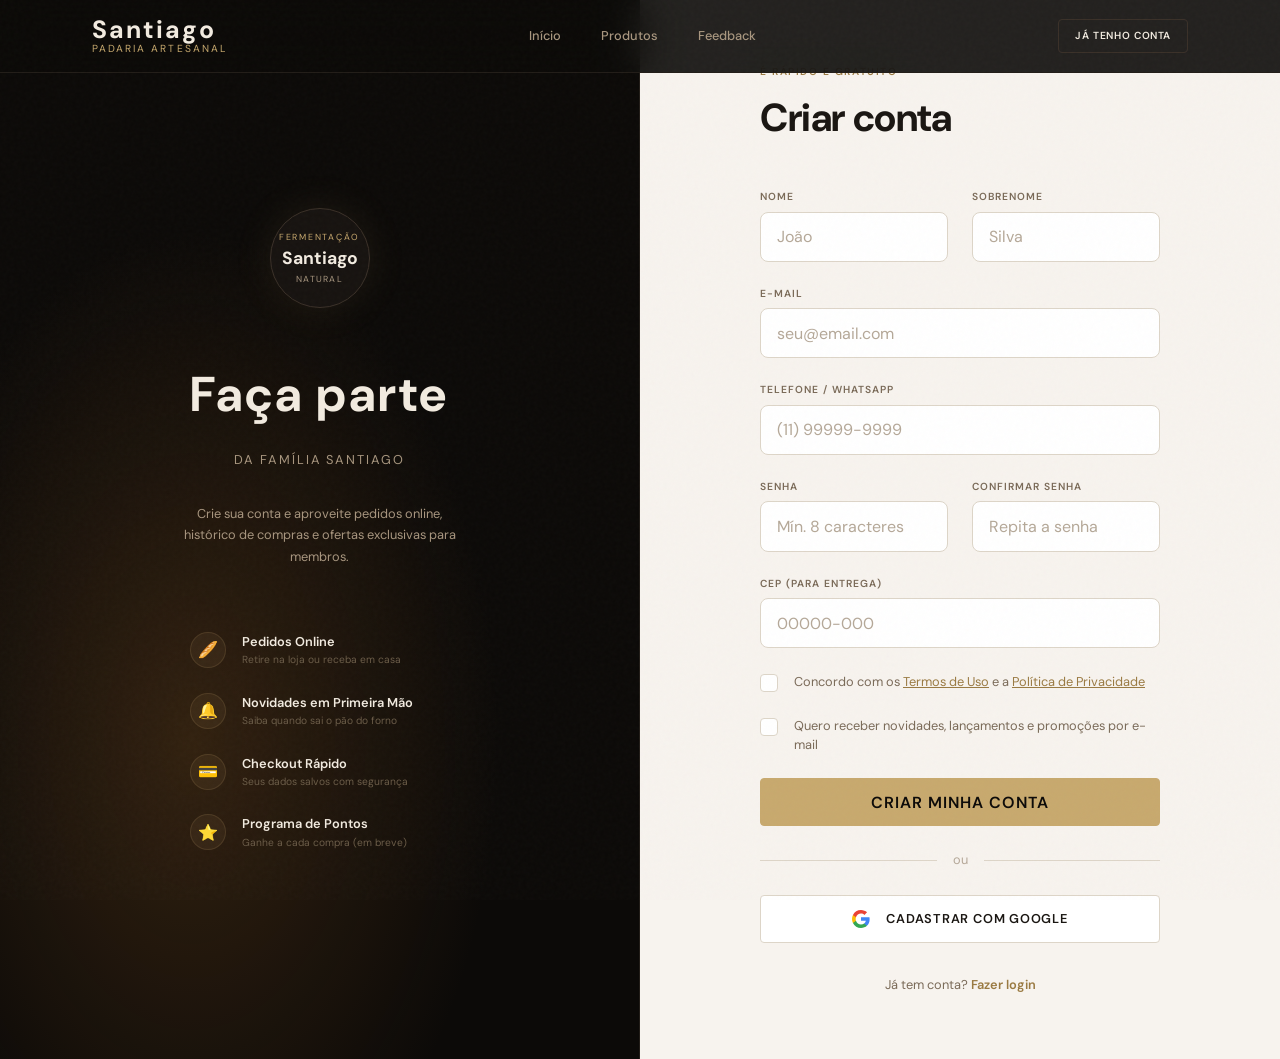
<file: Pojeto Web Standart/cadastro.html>
<!DOCTYPE html>
<html lang="pt-BR">
<head>
  <meta charset="UTF-8" />
  <meta name="viewport" content="width=device-width, initial-scale=1.0" />
  <meta name="description" content="Crie sua conta na Santiago Padaria Artesanal e faça pedidos online." />
  <title>Criar Conta — Santiago Padaria Artesanal</title>
  <link rel="preconnect" href="https://fonts.googleapis.com" />
  <link rel="preconnect" href="https://fonts.gstatic.com" crossorigin />
  <link rel="stylesheet" href="./css/style.css" />
</head>
<body>

  <header class="navbar" id="navbar">
    <div class="container navbar__inner">
      <a href="./index.html" class="navbar__logo">
        <span class="navbar__logo-name">Santiago</span>
        <span class="navbar__logo-sub">Padaria Artesanal</span>
      </a>
      <nav class="navbar__nav">
        <a href="./index.html"    class="navbar__link">Início</a>
        <a href="./produtos.html" class="navbar__link">Produtos</a>
        <a href="./feedback.html" class="navbar__link">Feedback</a>
      </nav>
      <div class="navbar__actions">
        <a href="./login.html" class="btn btn--ghost btn--sm">Já tenho conta</a>
      </div>
    </div>
  </header>


  <!-- ═══════════════════════════════════════════
       SPLIT PAGE — Cadastro
  ═══════════════════════════════════════════ -->
  <div class="split-page">

    <!-- PAINEL ESQUERDO -->
    <div class="split-left">
      <div class="split-left__emblem" aria-hidden="true">
        <span style="font-size:0.55rem;letter-spacing:.2em;text-transform:uppercase;color:var(--c-gold)">Fermentação</span>
        <span style="font-family:var(--f-display);font-size:1.1rem;font-weight:700;color:var(--c-text)">Santiago</span>
        <span style="font-size:0.55rem;letter-spacing:.15em;text-transform:uppercase;color:var(--c-text-muted)">Natural</span>
      </div>

      <div class="split-left__name">Faça parte</div>
      <div class="split-left__sub">da família Santiago</div>

      <p style="margin-top:var(--sp-4);font-size:var(--t-sm);color:var(--c-text-muted);max-width:280px;text-align:center;line-height:1.7">
        Crie sua conta e aproveite pedidos online, histórico de compras e ofertas exclusivas para membros.
      </p>

      <div class="split-left__benefits">
        <div class="benefit-item">
          <div class="benefit-item__icon">🥖</div>
          <div>
            <div class="benefit-item__title">Pedidos Online</div>
            <div class="benefit-item__desc">Retire na loja ou receba em casa</div>
          </div>
        </div>
        <div class="benefit-item">
          <div class="benefit-item__icon">🔔</div>
          <div>
            <div class="benefit-item__title">Novidades em Primeira Mão</div>
            <div class="benefit-item__desc">Saiba quando sai o pão do forno</div>
          </div>
        </div>
        <div class="benefit-item">
          <div class="benefit-item__icon">💳</div>
          <div>
            <div class="benefit-item__title">Checkout Rápido</div>
            <div class="benefit-item__desc">Seus dados salvos com segurança</div>
          </div>
        </div>
        <div class="benefit-item">
          <div class="benefit-item__icon">⭐</div>
          <div>
            <div class="benefit-item__title">Programa de Pontos</div>
            <div class="benefit-item__desc">Ganhe a cada compra (em breve)</div>
          </div>
        </div>
      </div>

    </div><!-- /split-left -->


    <!-- PAINEL DIREITO: Formulário de cadastro -->
    <div class="split-right">
      <div class="split-form">

        <p class="split-form__eyebrow">É rápido e gratuito</p>
        <h1 class="split-form__title">Criar conta</h1>

        <!--
          CONCEITO — Formulários multi-campo & UX
          Em formulários longos, agrupar campos relacionados reduz
          a carga cognitiva. Campos lado a lado (nome + sobrenome)
          economizam espaço vertical sem prejudicar a leitura.
          
          autocomplete="..." ajuda o browser a sugerir valores,
          agilizando o preenchimento (especialmente em mobile).
        -->
        <form id="registerForm" data-validate class="form-stack"
              action="javascript:void(0)" novalidate>

          <!-- Nome + Sobrenome lado a lado (form-row usa CSS Grid 1fr 1fr) -->
          <div class="form-row">
            <div class="form-group">
              <label class="form-label" for="nome">Nome</label>
              <input
                class="form-input"
                id="nome"
                type="text"
                name="nome"
                placeholder="João"
                autocomplete="given-name"
                data-validate="required"
              />
            </div>
            <div class="form-group">
              <label class="form-label" for="sobrenome">Sobrenome</label>
              <input
                class="form-input"
                id="sobrenome"
                type="text"
                name="sobrenome"
                placeholder="Silva"
                autocomplete="family-name"
                data-validate="required"
              />
            </div>
          </div>

          <div class="form-group">
            <label class="form-label" for="emailCad">E-mail</label>
            <input
              class="form-input"
              id="emailCad"
              type="email"
              name="email"
              placeholder="seu@email.com"
              autocomplete="email"
              data-validate="required|email"
            />
          </div>

          <div class="form-group">
            <label class="form-label" for="telefone">Telefone / WhatsApp</label>
            <input
              class="form-input"
              id="telefone"
              type="tel"
              name="telefone"
              placeholder="(11) 99999-9999"
              autocomplete="tel"
              data-validate="required|phone"
            />
          </div>

          <!-- Senha + Confirmação lado a lado -->
          <div class="form-row">
            <div class="form-group">
              <label class="form-label" for="senhaCad">Senha</label>
              <input
                class="form-input"
                id="senhaCad"
                type="password"
                name="senha"
                placeholder="Mín. 8 caracteres"
                autocomplete="new-password"
                data-validate="required|minLength:8"
              />
            </div>
            <div class="form-group">
              <label class="form-label" for="confirmSenha">Confirmar Senha</label>
              <input
                class="form-input"
                id="confirmSenha"
                type="password"
                name="confirmSenha"
                placeholder="Repita a senha"
                autocomplete="new-password"
                data-validate="required|passwordMatch:senhaCad"
              />
            </div>
          </div>

          <div class="form-group">
            <label class="form-label" for="cep">CEP (para entrega)</label>
            <input
              class="form-input"
              id="cep"
              type="text"
              name="cep"
              placeholder="00000-000"
              autocomplete="postal-code"
              maxlength="9"
              data-validate="required|cep"
            />
          </div>

          <!-- Termos de uso — checkbox obrigatório -->
          <label class="form-check">
            <input
              class="form-check__input"
              id="termos"
              type="checkbox"
              name="termos"
              data-validate="required"
            />
            <span class="form-check__label">
              Concordo com os
              <a href="#" style="color:var(--c-gold-dark);text-decoration:underline">Termos de Uso</a>
              e a
              <a href="#" style="color:var(--c-gold-dark);text-decoration:underline">Política de Privacidade</a>
            </span>
          </label>

          <!-- Newsletter — opcional -->
          <label class="form-check">
            <input class="form-check__input" type="checkbox" name="newsletter" />
            <span class="form-check__label">
              Quero receber novidades, lançamentos e promoções por e-mail
            </span>
          </label>

          <button type="submit" class="btn btn--gold"
                  style="width:100%;height:48px;font-size:var(--t-base)">
            Criar minha conta
          </button>

          <div class="form-divider">ou</div>

          <button type="button" class="btn btn--google"
                  style="width:100%;height:48px;gap:var(--sp-2)">
            <svg width="18" height="18" viewBox="0 0 18 18" fill="none">
              <path d="M17.64 9.2c0-.637-.057-1.251-.164-1.84H9v3.481h4.844c-.209 1.125-.843 2.078-1.796 2.717v2.258h2.908c1.702-1.567 2.684-3.874 2.684-6.615z" fill="#4285F4"/>
              <path d="M9 18c2.43 0 4.467-.806 5.956-2.18l-2.908-2.259c-.806.54-1.837.86-3.048.86-2.344 0-4.328-1.584-5.036-3.711H.957v2.332A8.997 8.997 0 009 18z" fill="#34A853"/>
              <path d="M3.964 10.71A5.41 5.41 0 013.682 9c0-.593.102-1.17.282-1.71V4.958H.957A8.996 8.996 0 000 9c0 1.452.348 2.827.957 4.042l3.007-2.332z" fill="#FBBC05"/>
              <path d="M9 3.58c1.321 0 2.508.454 3.44 1.345l2.582-2.58C13.463.891 11.426 0 9 0A8.997 8.997 0 00.957 4.958L3.964 7.29C4.672 5.163 6.656 3.58 9 3.58z" fill="#EA4335"/>
            </svg>
            Cadastrar com Google
          </button>

        </form>

        <p class="split-form__footer">
          Já tem conta?
          <a href="./login.html">Fazer login</a>
        </p>

      </div><!-- /split-form -->
    </div><!-- /split-right -->

  </div><!-- /split-page -->

  <script src="./js/main.js"></script>
</body>
</html>
</file>
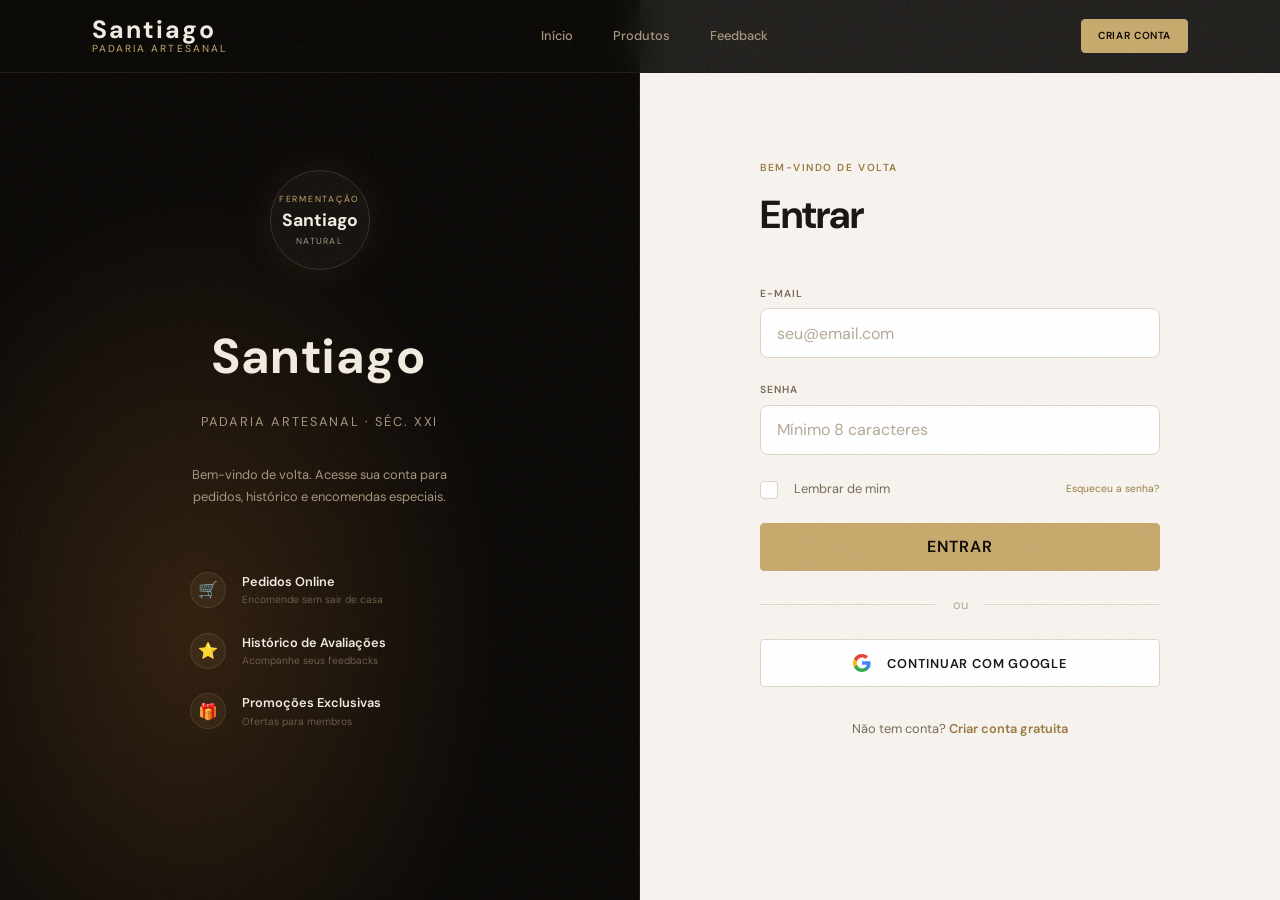
<file: Pojeto Web Standart/login.html>
<!DOCTYPE html>
<html lang="pt-BR">
<head>
  <meta charset="UTF-8" />
  <meta name="viewport" content="width=device-width, initial-scale=1.0" />
  <meta name="description" content="Entrar na sua conta Santiago Padaria Artesanal." />
  <title>Entrar — Santiago Padaria Artesanal</title>
  <link rel="preconnect" href="https://fonts.googleapis.com" />
  <link rel="preconnect" href="https://fonts.gstatic.com" crossorigin />
  <link rel="stylesheet" href="./css/style.css" />
</head>
<body>

  <!-- Navbar simplificada (sem hero, sempre sólida via JS) -->
  <header class="navbar" id="navbar">
    <div class="container navbar__inner">
      <a href="./index.html" class="navbar__logo">
        <span class="navbar__logo-name">Santiago</span>
        <span class="navbar__logo-sub">Padaria Artesanal</span>
      </a>
      <nav class="navbar__nav">
        <a href="./index.html"    class="navbar__link">Início</a>
        <a href="./produtos.html" class="navbar__link">Produtos</a>
        <a href="./feedback.html" class="navbar__link">Feedback</a>
      </nav>
      <div class="navbar__actions">
        <a href="./cadastro.html" class="btn btn--gold btn--sm">Criar Conta</a>
      </div>
    </div>
  </header>

  <!-- ═══════════════════════════════════════════
       SPLIT PAGE — Layout de duas colunas
       Coluna esquerda: branding + atmosfera escura
       Coluna direita: formulário em fundo claro
       
       CONCEITO — Por que split layout em auth?
       Reduz a ansiedade do usuário ao logar:
       · O lado escuro ancora a identidade da marca
       · O lado claro sinaliza "área de trabalho/input"
       · Contraste guia o olhar direto ao formulário
  ═══════════════════════════════════════════ -->
  <div class="split-page">

    <!-- PAINEL ESQUERDO: Branding -->
    <div class="split-left">
      <div class="split-left__emblem" aria-hidden="true">
        <span style="font-size:0.55rem;letter-spacing:.2em;text-transform:uppercase;color:var(--c-gold)">Fermentação</span>
        <span style="font-family:var(--f-display);font-size:1.1rem;font-weight:700;color:var(--c-text)">Santiago</span>
        <span style="font-size:0.55rem;letter-spacing:.15em;text-transform:uppercase;color:var(--c-text-muted)">Natural</span>
      </div>

      <div class="split-left__name">Santiago</div>
      <div class="split-left__sub">Padaria Artesanal · Séc. XXI</div>

      <p style="margin-top:var(--sp-4);font-size:var(--t-sm);color:var(--c-text-muted);max-width:280px;text-align:center;line-height:1.7">
        Bem-vindo de volta. Acesse sua conta para pedidos, histórico e encomendas especiais.
      </p>

      <!-- Benefícios visuais -->
      <div class="split-left__benefits">
        <div class="benefit-item">
          <div class="benefit-item__icon">🛒</div>
          <div>
            <div class="benefit-item__title">Pedidos Online</div>
            <div class="benefit-item__desc">Encomende sem sair de casa</div>
          </div>
        </div>
        <div class="benefit-item">
          <div class="benefit-item__icon">⭐</div>
          <div>
            <div class="benefit-item__title">Histórico de Avaliações</div>
            <div class="benefit-item__desc">Acompanhe seus feedbacks</div>
          </div>
        </div>
        <div class="benefit-item">
          <div class="benefit-item__icon">🎁</div>
          <div>
            <div class="benefit-item__title">Promoções Exclusivas</div>
            <div class="benefit-item__desc">Ofertas para membros</div>
          </div>
        </div>
      </div>

    </div><!-- /split-left -->


    <!-- PAINEL DIREITO: Formulário -->
    <div class="split-right">
      <div class="split-form">

        <p class="split-form__eyebrow">Bem-vindo de volta</p>
        <h1 class="split-form__title">Entrar</h1>

        <!--
          CONCEITO — data-validate
          Nosso JS em main.js lê o atributo data-validate em cada input
          e aplica as regras separadas por pipe "|".
          Regras disponíveis: required | email | minLength:N | phone | cep | passwordMatch:idCampo
          
          O formulário usa action="javascript:void(0)" para prevenir
          o submit nativo — toda a lógica é gerenciada pelo JS.
        -->
        <form id="loginForm" data-validate class="form-stack"
              action="javascript:void(0)" novalidate>
          <!--
            novalidate: desativa a validação nativa do HTML5.
            Por quê? A validação nativa tem UX inconsistente entre browsers.
            Preferimos a nossa própria (controlada) via JS.
          -->

          <div class="form-group">
            <label class="form-label" for="email">E-mail</label>
            <input
              class="form-input"
              id="email"
              type="email"
              name="email"
              placeholder="seu@email.com"
              autocomplete="email"
              data-validate="required|email"
            />
          </div>

          <div class="form-group">
            <label class="form-label" for="password">Senha</label>
            <input
              class="form-input"
              id="password"
              type="password"
              name="password"
              placeholder="Mínimo 8 caracteres"
              autocomplete="current-password"
              data-validate="required|minLength:8"
            />
          </div>

          <!-- Linha: lembrar + esqueceu -->
          <div style="display:flex;justify-content:space-between;align-items:center">
            <label class="form-check" style="cursor:pointer">
              <input class="form-check__input" type="checkbox" name="remember" />
              <span class="form-check__label">Lembrar de mim</span>
            </label>
            <a href="#" class="forgot-link"
               style="font-size:var(--t-xs);color:var(--c-gold-dark)">
              Esqueceu a senha?
            </a>
          </div>

          <button type="submit" class="btn btn--gold"
                  style="width:100%;height:48px;font-size:var(--t-base)">
            Entrar
          </button>

          <!-- Divisor "ou" -->
          <div class="form-divider">ou</div>

          <!-- Login com Google (botão social) -->
          <button type="button" class="btn btn--google"
                  style="width:100%;height:48px;gap:var(--sp-2)">
            <svg width="18" height="18" viewBox="0 0 18 18" fill="none">
              <path d="M17.64 9.2c0-.637-.057-1.251-.164-1.84H9v3.481h4.844c-.209 1.125-.843 2.078-1.796 2.717v2.258h2.908c1.702-1.567 2.684-3.874 2.684-6.615z" fill="#4285F4"/>
              <path d="M9 18c2.43 0 4.467-.806 5.956-2.18l-2.908-2.259c-.806.54-1.837.86-3.048.86-2.344 0-4.328-1.584-5.036-3.711H.957v2.332A8.997 8.997 0 009 18z" fill="#34A853"/>
              <path d="M3.964 10.71A5.41 5.41 0 013.682 9c0-.593.102-1.17.282-1.71V4.958H.957A8.996 8.996 0 000 9c0 1.452.348 2.827.957 4.042l3.007-2.332z" fill="#FBBC05"/>
              <path d="M9 3.58c1.321 0 2.508.454 3.44 1.345l2.582-2.58C13.463.891 11.426 0 9 0A8.997 8.997 0 00.957 4.958L3.964 7.29C4.672 5.163 6.656 3.58 9 3.58z" fill="#EA4335"/>
            </svg>
            Continuar com Google
          </button>

        </form>

        <p class="split-form__footer">
          Não tem conta?
          <a href="./cadastro.html">Criar conta gratuita</a>
        </p>

      </div><!-- /split-form -->
    </div><!-- /split-right -->

  </div><!-- /split-page -->

  <script src="./js/main.js"></script>
</body>
</html>
</file>
<file: Pojeto Web Standart/css/style.css>
@import url('https://fonts.googleapis.com/css2?family=Playfair+Display:ital,wght@0,400;0,500;0,700;1,400;1,500&family=DM+Sans:ital,opsz,wght@0,9..40,300;0,9..40,400;0,9..40,500;0,9..40,600;1,9..40,400&display=swap');



:root {

  --c-bg:           #0c0a08;   
  --c-surface:      #171310;   
  --c-surface-2:    #201c17;   
  --c-border:       #3a3028;   
  --c-border-sub:   #221d18;   

  --c-gold:         #c8a96e;  
  --c-gold-light:   #e0c898;   
  --c-gold-dark:    #9a7a42;   
  --c-gold-faint:   rgba(200, 169, 110, 0.08);

  --c-text:         #f2ebe0;   
  --c-text-muted:   #a8967f;   
  --c-text-faint:   #6b5c48;   

  --c-white:        #ffffff;
  --c-error:        #d4614b;  
  --c-success:      #6aad7e;  

  */
  --f-display: 'Playfair Display', Georgia, serif;
  --f-body:    'DM Sans', 'Helvetica Neue', Arial, sans-serif;

  --t-xs:   0.64rem;
  --t-sm:   0.8rem;
  --t-base: 1rem;
  --t-md:   1.25rem;
  --t-lg:   1.563rem;
  --t-xl:   1.953rem;
  --t-2xl:  2.441rem;
  --t-3xl:  3.052rem;
  --t-4xl:  4rem;
  --t-hero: 5.5rem;

  
  --sp-1:  0.5rem;    /* 8px  */
  --sp-2:  1rem;      /* 16px */
  --sp-3:  1.5rem;    /* 24px */
  --sp-4:  2rem;      /* 32px */
  --sp-6:  3rem;      /* 48px */
  --sp-8:  4rem;      /* 64px */
  --sp-12: 6rem;      /* 96px */
  --sp-16: 8rem;      /* 128px */

 
  --radius-sm:   4px;
  --radius-md:   8px;
  --radius-lg:   14px;
  --radius-xl:   24px;
  --radius-full: 9999px;

  --shadow-sm:   0 1px 4px rgba(0,0,0,0.5);
  --shadow-md:   0 4px 20px rgba(0,0,0,0.65);
  --shadow-lg:   0 16px 48px rgba(0,0,0,0.75);
  --shadow-gold: 0 0 40px rgba(200, 169, 110, 0.10);

  
  --ease-out: cubic-bezier(0.22, 1, 0.36, 1);
  --ease-in:  cubic-bezier(0.64, 0, 0.78, 0);

  --transition:      250ms var(--ease-out);
  --transition-fast: 150ms var(--ease-out);
  --transition-slow: 450ms var(--ease-out);

  --navbar-h: 72px;
  --max-w:    1160px;
}


*, *::before, *::after {
  box-sizing: border-box;
  margin: 0;
  padding: 0;
}

html {
  
  scroll-behavior: smooth;
  
  font-size: 16px;
  
  -webkit-font-smoothing: antialiased;
  -moz-osx-font-smoothing: grayscale;
}

body {
  font-family: var(--f-body);
  font-size: var(--t-base);
  line-height: 1.6;           
  color: var(--c-text);
  background-color: var(--c-bg);
/
  overflow-x: hidden;
}


a {
  color: inherit;
  text-decoration: none;
}


ul, ol {
  list-style: none;
}


img {
  display: block;
  max-width: 100%;
  height: auto;
}


input, textarea, select, button {
  font-family: inherit;
  font-size: inherit;
}


button {
  background: none;
  border: none;
  cursor: pointer;
  color: inherit;
}



h1, h2, h3, h4, h5, h6 {
  font-family: var(--f-display);
  font-weight: 700;
  line-height: 1.15;         /* Headings têm line-height menor para compacidade */
  letter-spacing: -0.01em;  /* Leve tracking negativo em displays grandes */
  color: var(--c-text);
}


em {
  font-style: italic;
  color: var(--c-gold);
}

p {
  max-width: 65ch;           /* ~65 caracteres por linha — ideal para leitura */
  color: var(--c-text-muted);
}


.eyebrow {
  font-family: var(--f-body);
  font-size: var(--t-xs);
  font-weight: 600;
  letter-spacing: 0.18em;
  text-transform: uppercase;
  color: var(--c-gold);
}


/* ================================================================
   05. UTILITÁRIOS & LAYOUT
   
   CONCEITO — Container & Centralização
   O .container é o padrão de layout mais usado na web.
   Ele centraliza o conteúdo horizontalmente com uma largura máxima,
   e usa padding lateral para que o conteúdo não cole nas bordas
   em viewports estreitas (mobile).
================================================================ */
.container {
  width: 100%;
  max-width: var(--max-w);
  margin-left: auto;
  margin-right: auto;
  padding-left: var(--sp-4);
  padding-right: var(--sp-4);
}

/* Textura de grão — sobreposição visual sutil que dá profundidade.
   Pseudo-elemento fixo que cobre toda a tela com um padrão de ruído SVG.
   pointer-events: none — nunca bloqueia cliques do usuário. */
body::before {
  content: '';
  position: fixed;
  inset: 0;                  /* equivale a top/right/bottom/left: 0 */
  background-image: url("data:image/svg+xml,%3Csvg viewBox='0 0 256 256' xmlns='http://www.w3.org/2000/svg'%3E%3Cfilter id='noise'%3E%3CfeTurbulence type='fractalNoise' baseFrequency='0.9' numOctaves='4' stitchTiles='stitch'/%3E%3C/filter%3E%3Crect width='100%25' height='100%25' filter='url(%23noise)' opacity='1'/%3E%3C/svg%3E");
  opacity: 0.025;
  pointer-events: none;
  z-index: 9999;             /* Sempre acima de tudo */
}


/* ================================================================
   06. COMPONENTE: NAVBAR
   
   CONCEITO — Position: fixed & Stacking Context
   position: fixed retira o elemento do fluxo normal do documento
   e o fixa relativo à viewport (janela do browser). Ele não se move
   ao scrollar. z-index: 100 garante que ele fique acima de outros
   elementos empilhados.
   
   backdrop-filter: blur() — efeito de "vidro fosco" (glassmorphism).
   Aplica desfoque nos pixels ATRÁS do elemento. Requer background
   com alguma transparência para funcionar.
================================================================ */
.navbar {
  position: fixed;
  top: 0;
  left: 0;
  right: 0;
  height: var(--navbar-h);
  z-index: 100;
  /* Transição de fundo: transparente no topo, escuro ao scrollar.
     A classe .scrolled é adicionada via JavaScript */
  background: transparent;
  transition: background var(--transition), backdrop-filter var(--transition),
              box-shadow var(--transition);
}

.navbar.scrolled {
  background: rgba(12, 10, 8, 0.90);
  backdrop-filter: blur(20px);
  -webkit-backdrop-filter: blur(20px);
  box-shadow: 0 1px 0 var(--c-border-sub);
}

.navbar__inner {
  height: 100%;
  display: flex;                  /* Flexbox distribui logo + nav + CTA horizontalmente */
  align-items: center;            /* Centraliza verticalmente */
  justify-content: space-between; /* Espaço máximo entre grupos */
  gap: var(--sp-4);
}

/* Logo — texto formatado para simular a identidade da marca */
.navbar__logo {
  display: flex;
  flex-direction: column;
  line-height: 1;
  gap: 2px;
}

.navbar__logo-name {
  font-family: var(--f-display);
  font-size: var(--t-lg);
  font-weight: 700;
  letter-spacing: 0.08em;
  color: var(--c-text);
}

.navbar__logo-sub {
  font-size: var(--t-xs);
  letter-spacing: 0.2em;
  text-transform: uppercase;
  color: var(--c-gold);
}

/* Links de navegação */
.navbar__nav {
  display: flex;
  align-items: center;
  gap: var(--sp-1);
}

.navbar__link {
  padding: var(--sp-1) var(--sp-2);
  font-size: var(--t-sm);
  font-weight: 500;
  color: var(--c-text-muted);
  border-radius: var(--radius-sm);
  transition: color var(--transition-fast), background var(--transition-fast);
  white-space: nowrap;
}

.navbar__link:hover {
  color: var(--c-text);
  background: rgba(255,255,255,0.05);
}

.navbar__link.active {
  color: var(--c-gold);
}

/* Grupo direito: CTA + menu mobile */
.navbar__actions {
  display: flex;
  align-items: center;
  gap: var(--sp-2);
}

/* Botão hambúrguer (mobile) */
.navbar__menu-btn {
  display: none;               /* Oculto em desktop, visível em mobile via media query */
  flex-direction: column;
  gap: 5px;
  padding: var(--sp-1);
  border-radius: var(--radius-sm);
}

.navbar__menu-btn span {
  display: block;
  width: 22px;
  height: 2px;
  background: var(--c-text);
  border-radius: 2px;
  transition: transform var(--transition), opacity var(--transition);
}

/* Animação do X quando o menu está aberto */
.navbar__menu-btn.open span:nth-child(1) { transform: translateY(7px) rotate(45deg); }
.navbar__menu-btn.open span:nth-child(2) { opacity: 0; }
.navbar__menu-btn.open span:nth-child(3) { transform: translateY(-7px) rotate(-45deg); }

/* Menu mobile: overlay deslizante */
.navbar__mobile-menu {
  display: none;
  position: fixed;
  top: var(--navbar-h);
  left: 0;
  right: 0;
  bottom: 0;
  background: var(--c-bg);
  flex-direction: column;
  align-items: center;
  justify-content: center;
  gap: var(--sp-4);
  z-index: 99;
  animation: fadeIn 200ms var(--ease-out);
}

.navbar__mobile-menu.open {
  display: flex;
}

.navbar__mobile-menu .navbar__link {
  font-size: var(--t-xl);
  font-family: var(--f-display);
  color: var(--c-text);
}

.navbar__mobile-menu .navbar__link:hover {
  color: var(--c-gold);
  background: none;
}


/* ================================================================
   07. COMPONENTE: HERO (Página Inicial)
   
   CONCEITO — Viewport Units & Background Layers
   min-height: 100dvh usa a unidade dvh (dynamic viewport height),
   que no mobile exclui a barra de endereços do browser ao calcular
   a altura. Mais preciso que vh em dispositivos móveis.
   
   Background com múltiplas camadas (da frente para o fundo):
   1. Gradiente escuro (sobreposição para legibilidade do texto)
   2. Imagem fotográfica do pão artesanal
   As camadas são separadas por vírgula no CSS background.
================================================================ */
.hero {
  position: relative;
  min-height: 100dvh;
  display: flex;
  align-items: center;
  justify-content: center;
  overflow: hidden;
  /* Camada 1: gradiente escuro de sobreposição (legibilidade do texto)
     Camada 2: imagem de fundo do pão */
  background:
    linear-gradient(
      to bottom,
      rgba(12,10,8,0.45) 0%,
      rgba(12,10,8,0.60) 60%,
      rgba(12,10,8,0.95) 100%
    ),
    url('https://images.unsplash.com/photo-1509440159596-0249088772ff?auto=format&fit=crop&w=1600&q=80')
    center / cover no-repeat;
}

.hero__content {
  position: relative;
  z-index: 2;
  text-align: center;
  padding: var(--sp-6) var(--sp-4);
  max-width: 760px;
  /* Animação de entrada ao carregar a página */
  animation: heroFadeUp 1s var(--ease-out) both;
}

/* Logo circular — imita o emblema do site original */
.hero__emblem {
  width: 120px;
  height: 120px;
  border-radius: 50%;
  background: var(--c-bg);
  border: 1px solid var(--c-border);
  display: flex;
  flex-direction: column;
  align-items: center;
  justify-content: center;
  margin: 0 auto var(--sp-6);
  gap: 2px;
  box-shadow: var(--shadow-lg), var(--shadow-gold);
}

.hero__emblem-top,
.hero__emblem-bot {
  font-size: var(--t-xs);
  letter-spacing: 0.25em;
  text-transform: uppercase;
  color: var(--c-text-muted);
}

.hero__emblem-name {
  font-family: var(--f-display);
  font-size: var(--t-md);
  font-weight: 700;
  letter-spacing: 0.12em;
  color: var(--c-text);
}

.hero__emblem-line {
  width: 40px;
  height: 1px;
  background: var(--c-gold);
  margin: 2px 0;
}

.hero__title {
  font-size: clamp(var(--t-2xl), 6vw, var(--t-hero));
  /* clamp(min, ideal, max) — fonte fluida que se adapta à viewport.
     Elimina a necessidade de múltiplas media queries só para font-size. */
  font-weight: 700;
  color: var(--c-text);
  margin-bottom: var(--sp-3);
  line-height: 1.05;
}

.hero__sub {
  font-size: var(--t-md);
  color: var(--c-text-muted);
  letter-spacing: 0.05em;
  margin-bottom: var(--sp-6);
  max-width: 100%;
}

.hero__actions {
  display: flex;
  gap: var(--sp-2);
  justify-content: center;
  flex-wrap: wrap;
}

/* Indicador de scroll — incentiva o usuário a rolar a página */
.hero__scroll {
  position: absolute;
  bottom: var(--sp-6);
  left: 50%;
  transform: translateX(-50%);
  font-size: var(--t-xs);
  letter-spacing: 0.2em;
  text-transform: uppercase;
  color: var(--c-text-faint);
  display: flex;
  flex-direction: column;
  align-items: center;
  gap: var(--sp-1);
  animation: scrollBounce 2s infinite;
}

.hero__scroll::after {
  content: '';
  width: 1px;
  height: 40px;
  background: linear-gradient(to bottom, var(--c-gold), transparent);
}


/* ================================================================
   08. COMPONENTE: PAGE-HERO (Banner de sub-páginas)
   
   Banner menor usado em Produtos, Feedback, etc.
   Usa padding em vez de min-height para controle mais simples.
================================================================ */
.page-hero {
  padding: calc(var(--navbar-h) + var(--sp-12)) var(--sp-4) var(--sp-12);
  text-align: center;
  border-bottom: 1px solid var(--c-border-sub);
  /* Gradiente radial sutil para profundidade */
  background: radial-gradient(ellipse 80% 60% at 50% 0%, rgba(200,169,110,0.06) 0%, transparent 70%);
}

.page-hero__eyebrow {
  margin-bottom: var(--sp-2);
}

.page-hero__title {
  font-size: clamp(var(--t-xl), 4vw, var(--t-3xl));
  margin-bottom: var(--sp-2);
}

.page-hero__desc {
  font-size: var(--t-md);
  color: var(--c-text-muted);
  max-width: 500px;
  margin: 0 auto;
}


/* ================================================================
   09. COMPONENTE: BOTÕES
   
   CONCEITO — Sistema de Botões & Estados Interativos
   Um sistema de botões bem definido inclui variantes (primary,
   secondary, ghost) e estados (:hover, :active, :focus, :disabled).
   
   :focus-visible — substitui :focus para mostrar o anel de foco
   APENAS quando o usuário usa teclado, não ao clicar com o mouse.
   Importante para acessibilidade (WCAG 2.4.7).
================================================================ */
.btn {
  display: inline-flex;
  align-items: center;
  justify-content: center;
  gap: var(--sp-1);
  padding: 0.8rem var(--sp-4);
  font-family: var(--f-body);
  font-size: var(--t-sm);
  font-weight: 600;
  letter-spacing: 0.06em;
  text-transform: uppercase;
  border-radius: var(--radius-sm);
  border: 1.5px solid transparent;
  cursor: pointer;
  transition: all var(--transition);
  white-space: nowrap;
  text-decoration: none;
}

.btn:focus-visible {
  outline: 2px solid var(--c-gold);
  outline-offset: 3px;
}

/* Variante primária — preenchida com dourado */
.btn--gold {
  background: var(--c-gold);
  color: var(--c-bg);
  border-color: var(--c-gold);
}

.btn--gold:hover {
  background: var(--c-gold-light);
  border-color: var(--c-gold-light);
  transform: translateY(-2px);   /* Micro-animação de levitar */
  box-shadow: 0 6px 24px rgba(200, 169, 110, 0.3);
}

.btn--gold:active {
  transform: translateY(0);
  background: var(--c-gold-dark);
}

/* Variante fantasma — só borda */
.btn--ghost {
  background: transparent;
  color: var(--c-text);
  border-color: var(--c-border);
}

.btn--ghost:hover {
  border-color: var(--c-text-muted);
  background: rgba(255,255,255,0.04);
  transform: translateY(-2px);
}

/* Variante pequena */
.btn--sm {
  padding: 0.5rem var(--sp-2);
  font-size: var(--t-xs);
}

/* Botão desabilitado */
.btn:disabled,
.btn[aria-disabled="true"] {
  opacity: 0.4;
  cursor: not-allowed;
  transform: none !important;
  box-shadow: none !important;
}

/* Badge de destaque (Novo, Popular, etc.) */
.badge {
  display: inline-block;
  padding: 3px 10px;
  border-radius: var(--radius-full);
  font-size: var(--t-xs);
  font-weight: 600;
  letter-spacing: 0.08em;
  text-transform: uppercase;
}

.badge--gold {
  background: var(--c-gold-faint);
  color: var(--c-gold);
  border: 1px solid rgba(200,169,110,0.2);
}

.badge--outline {
  background: transparent;
  color: var(--c-text-muted);
  border: 1px solid var(--c-border);
}


.product-grid {
  display: grid;
  /* auto-fill preenche automaticamente o espaço disponível.
     minmax(260px, 1fr) = cada coluna tem no mínimo 260px,
     e cresce igualmente (1fr) para preencher o resto.
     Resultado: responsivo sem media queries! */
  grid-template-columns: repeat(auto-fill, minmax(260px, 1fr));
  gap: var(--sp-3);
}

.product-card {
  background: var(--c-surface);
  border: 1px solid var(--c-border-sub);
  border-radius: var(--radius-lg);
  overflow: hidden;
  transition: transform var(--transition), box-shadow var(--transition),
              border-color var(--transition);
  display: flex;
  flex-direction: column;
}

.product-card:hover {
  transform: translateY(-4px);
  box-shadow: var(--shadow-lg);
  border-color: var(--c-border);
}

/* Container da imagem — overflow: hidden para o efeito de zoom */
.product-card__img-wrap {
  aspect-ratio: 4 / 3;   /* Mantém proporção 4:3 independente da largura */
  overflow: hidden;
  position: relative;
}

.product-card__img {
  width: 100%;
  height: 100%;
  object-fit: cover;       /* Cobre o container sem distorcer a imagem */
  transition: transform 500ms var(--ease-out);
}

.product-card:hover .product-card__img {
  transform: scale(1.06);  /* Zoom suave ao passar o mouse */
}

/* Fallback de cor quando a imagem não carrega */
.product-card__img-fallback {
  width: 100%;
  height: 100%;
  display: flex;
  align-items: center;
  justify-content: center;
  font-size: 3rem;
}

.product-card__badge {
  position: absolute;
  top: var(--sp-2);
  left: var(--sp-2);
}

.product-card__body {
  padding: var(--sp-3);
  display: flex;
  flex-direction: column;
  gap: var(--sp-1);
  flex: 1;   /* flex: 1 faz o corpo crescer, empurrando o footer para baixo */
}

.product-card__name {
  font-family: var(--f-display);
  font-size: var(--t-md);
  font-weight: 600;
  color: var(--c-text);
}

.product-card__desc {
  font-size: var(--t-sm);
  color: var(--c-text-muted);
  max-width: 100%;
}

.product-card__footer {
  display: flex;
  align-items: center;
  justify-content: space-between;
  padding: var(--sp-2) var(--sp-3) var(--sp-3);
  margin-top: auto;
}

.product-card__price {
  font-family: var(--f-display);
  font-size: var(--t-lg);
  font-weight: 700;
  color: var(--c-text);
}

.product-card__price span {
  font-family: var(--f-body);
  font-size: var(--t-sm);
  font-weight: 400;
  color: var(--c-text-muted);
}


.form-group {
  display: flex;
  flex-direction: column;
  gap: 6px;
}

.form-label {
  font-size: var(--t-xs);
  font-weight: 600;
  letter-spacing: 0.10em;
  text-transform: uppercase;
  color: var(--c-text-muted);
}

.form-input,
.form-select,
.form-textarea {
  width: 100%;
  padding: 0.85rem var(--sp-2);
  background: var(--c-surface-2);
  border: 1.5px solid var(--c-border);
  border-radius: var(--radius-md);
  color: var(--c-text);
  font-size: var(--t-base);
  transition: border-color var(--transition), box-shadow var(--transition),
              background var(--transition);
  appearance: none;          /* Remove estilo nativo do browser em selects */
  -webkit-appearance: none;
}

.form-input::placeholder,
.form-textarea::placeholder {
  color: var(--c-text-faint);
}

.form-input:focus,
.form-select:focus,
.form-textarea:focus {
  outline: none;
  border-color: var(--c-gold);
  background: var(--c-surface);
  /* box-shadow como "glow" dourado ao focar */
  box-shadow: 0 0 0 3px rgba(200,169,110,0.12);
}

/* Estado de erro */
.form-input.error,
.form-textarea.error {
  border-color: var(--c-error);
  box-shadow: 0 0 0 3px rgba(212,97,75,0.12);
}

.form-error-msg {
  font-size: var(--t-xs);
  color: var(--c-error);
  margin-top: 2px;
}

.form-textarea {
  resize: vertical;          /* Permite redimensionar apenas verticalmente */
  min-height: 120px;
  line-height: 1.6;
}

.form-select {
  background-image: url("data:image/svg+xml,%3Csvg xmlns='http://www.w3.org/2000/svg' width='12' height='8' viewBox='0 0 12 8'%3E%3Cpath d='M1 1l5 5 5-5' stroke='%23a8967f' stroke-width='1.5' fill='none' stroke-linecap='round'/%3E%3C/svg%3E");
  background-repeat: no-repeat;
  background-position: right 14px center;
  padding-right: 40px;
  cursor: pointer;
}

/* Checkbox customizado */
.form-check {
  display: flex;
  align-items: flex-start;
  gap: var(--sp-2);
  cursor: pointer;
}

.form-check__input {
  width: 18px;
  height: 18px;
  border: 1.5px solid var(--c-border);
  border-radius: var(--radius-sm);
  background: var(--c-surface-2);
  flex-shrink: 0;            /* Não encolhe mesmo em flex containers */
  margin-top: 2px;
  appearance: none;
  -webkit-appearance: none;
  display: grid;
  place-items: center;
  cursor: pointer;
  transition: all var(--transition-fast);
}

.form-check__input:checked {
  background: var(--c-gold);
  border-color: var(--c-gold);
}

.form-check__input:checked::after {
  content: '';
  width: 10px;
  height: 6px;
  border-left: 2px solid var(--c-bg);
  border-bottom: 2px solid var(--c-bg);
  transform: rotate(-45deg) translateY(-1px);
}

.form-check__label {
  font-size: var(--t-sm);
  color: var(--c-text-muted);
  line-height: 1.5;
}

/* Separador "ou" entre opções de login */
.form-divider {
  display: flex;
  align-items: center;
  gap: var(--sp-2);
  color: var(--c-text-faint);
  font-size: var(--t-sm);
}

.form-divider::before,
.form-divider::after {
  content: '';
  flex: 1;
  height: 1px;
  background: var(--c-border-sub);
}

/* Linha de duas colunas em formulários */
.form-row {
  display: grid;
  grid-template-columns: 1fr 1fr;
  gap: var(--sp-3);
}

/* Formulário em coluna única */
.form-stack {
  display: flex;
  flex-direction: column;
  gap: var(--sp-3);
}


/* ================================================================
   12. SEÇÃO: STORY STRIP (Faixa de apresentação — Home)
================================================================ */
.story {
  padding: var(--sp-16) 0;
}

.story__inner {
  display: grid;
  grid-template-columns: 1fr 1fr;
  gap: var(--sp-16);
  align-items: center;
}

.story__tag {
  margin-bottom: var(--sp-3);
}

.story__title {
  font-size: clamp(var(--t-xl), 3vw, var(--t-2xl));
  margin-bottom: var(--sp-4);
  line-height: 1.2;
}

.story__text {
  font-size: var(--t-md);
  line-height: 1.8;
  margin-bottom: var(--sp-4);
  max-width: 100%;
}

.story__img-wrap {
  position: relative;
  border-radius: var(--radius-xl);
  overflow: hidden;
  aspect-ratio: 4 / 5;
}

.story__img {
  width: 100%;
  height: 100%;
  object-fit: cover;
  background: linear-gradient(135deg, #3d2b1a 0%, #8b5e3c 40%, #c4884a 70%, #7a4f30 100%);
}

/* Sobreposição decorativa no canto */
.story__img-deco {
  position: absolute;
  bottom: var(--sp-4);
  right: var(--sp-4);
  background: var(--c-bg);
  border: 1px solid var(--c-border);
  border-radius: var(--radius-lg);
  padding: var(--sp-2) var(--sp-3);
  backdrop-filter: blur(10px);
}

.story__img-deco-num {
  font-family: var(--f-display);
  font-size: var(--t-2xl);
  color: var(--c-gold);
  line-height: 1;
}

.story__img-deco-label {
  font-size: var(--t-xs);
  letter-spacing: 0.12em;
  text-transform: uppercase;
  color: var(--c-text-muted);
}

/* Stats da história */
.story__stats {
  display: grid;
  grid-template-columns: repeat(3, 1fr);
  gap: var(--sp-4);
  padding: var(--sp-4) 0;
  border-top: 1px solid var(--c-border-sub);
  border-bottom: 1px solid var(--c-border-sub);
  margin: var(--sp-4) 0;
}

.story__stat-num {
  font-family: var(--f-display);
  font-size: var(--t-xl);
  color: var(--c-gold);
  font-weight: 700;
}

.story__stat-label {
  font-size: var(--t-xs);
  text-transform: uppercase;
  letter-spacing: 0.10em;
  color: var(--c-text-faint);
}



.featured {
  padding: var(--sp-16) 0;
  border-top: 1px solid var(--c-border-sub);
}

.section-header {
  display: flex;
  align-items: flex-end;
  justify-content: space-between;
  gap: var(--sp-4);
  margin-bottom: var(--sp-8);
}

.section-header__title {
  font-size: clamp(var(--t-xl), 3vw, var(--t-2xl));
}


.locations {
  padding: var(--sp-16) 0;
  border-top: 1px solid var(--c-border-sub);
}

.locations__grid {
  display: grid;
  grid-template-columns: 1fr 1fr;
  gap: var(--sp-4);
  margin-top: var(--sp-8);
}

.location-card {
  background: var(--c-surface);
  border: 1px solid var(--c-border-sub);
  border-radius: var(--radius-lg);
  padding: var(--sp-6);
  transition: border-color var(--transition), box-shadow var(--transition);
}

.location-card:hover {
  border-color: var(--c-border);
  box-shadow: var(--shadow-gold);
}

.location-card__name {
  font-family: var(--f-display);
  font-size: var(--t-lg);
  font-weight: 600;
  margin-bottom: var(--sp-1);
}

.location-card__addr {
  font-size: var(--t-sm);
  color: var(--c-text-muted);
  line-height: 1.8;
}

.location-card__tag {
  display: inline-block;
  margin-top: var(--sp-3);
  padding: 4px 12px;
  border: 1px solid var(--c-border);
  border-radius: var(--radius-full);
  font-size: var(--t-xs);
  color: var(--c-text-muted);
  letter-spacing: 0.08em;
}

.location-card__order-links {
  display: flex;
  gap: var(--sp-2);
  margin-top: var(--sp-4);
}

/* Faixa de redes sociais / CTA final */
.cta-strip {
  padding: var(--sp-16) 0;
  text-align: center;
  border-top: 1px solid var(--c-border-sub);
  background: radial-gradient(ellipse 60% 60% at 50% 100%, rgba(200,169,110,0.05) 0%, transparent 70%);
}

.cta-strip__title {
  font-size: clamp(var(--t-xl), 3vw, var(--t-2xl));
  margin-bottom: var(--sp-2);
}

.cta-strip__sub {
  font-size: var(--t-md);
  margin-bottom: var(--sp-6);
}

.cta-strip__socials {
  display: flex;
  gap: var(--sp-2);
  justify-content: center;
  flex-wrap: wrap;
}


.filter-bar {
  position: sticky;        /* Cola no topo ao scrollar (abaixo da navbar) */
  top: var(--navbar-h);
  z-index: 10;
  background: rgba(12,10,8,0.95);
  backdrop-filter: blur(20px);
  border-bottom: 1px solid var(--c-border-sub);
  padding: var(--sp-3) 0;
}

.filter-bar__inner {
  display: flex;
  gap: var(--sp-2);
  align-items: center;
  flex-wrap: wrap;
}

.filter-bar__search {
  position: relative;
  flex: 1;
  min-width: 200px;
  max-width: 360px;
}

.filter-bar__search-icon {
  position: absolute;
  left: var(--sp-2);
  top: 50%;
  transform: translateY(-50%);
  color: var(--c-text-faint);
  pointer-events: none;
}

.filter-bar__search input {
  padding-left: 2.5rem;
}

.filter-bar__cats {
  display: flex;
  gap: var(--sp-1);
  flex-wrap: wrap;
}

/* Botão de categoria: ativo ≠ inativo */
.filter-btn {
  padding: 0.4rem var(--sp-2);
  border: 1.5px solid var(--c-border);
  border-radius: var(--radius-full);
  font-size: var(--t-sm);
  font-weight: 500;
  color: var(--c-text-muted);
  background: transparent;
  cursor: pointer;
  transition: all var(--transition-fast);
}

.filter-btn:hover {
  border-color: var(--c-text-muted);
  color: var(--c-text);
}

.filter-btn.active {
  background: var(--c-gold);
  border-color: var(--c-gold);
  color: var(--c-bg);
  font-weight: 600;
}

/* Cabeçalho de categoria dentro da grade de produtos */
.category-header {
  display: flex;
  align-items: center;
  justify-content: space-between;
  padding: var(--sp-8) 0 var(--sp-4);
  border-bottom: 1px solid var(--c-border-sub);
  margin-bottom: var(--sp-4);
}

.category-header:first-child {
  padding-top: var(--sp-8);
}

.category-header__title {
  font-size: var(--t-xl);
}

.category-header__count {
  font-size: var(--t-sm);
  color: var(--c-text-faint);
}



.split-page {
  min-height: 100dvh;
  display: grid;
  grid-template-columns: 1fr 1fr; /* Metade para cada painel */
}

/* Painel esquerdo: escuro, com branding */
.split-left {
  position: relative;
  background:
    radial-gradient(ellipse 80% 80% at 30% 70%, rgba(120,75,30,0.35) 0%, transparent 60%),
    var(--c-bg);
  display: flex;
  flex-direction: column;
  align-items: center;
  justify-content: center;
  padding: var(--sp-8) var(--sp-8);
  border-right: 1px solid var(--c-border-sub);
  text-align: center;
}

.split-left__emblem {
  width: 100px;
  height: 100px;
  border-radius: 50%;
  border: 1px solid var(--c-border);
  background: var(--c-surface);
  display: flex;
  flex-direction: column;
  align-items: center;
  justify-content: center;
  margin: 0 auto var(--sp-6);
  box-shadow: var(--shadow-gold);
}

.split-left__name {
  font-family: var(--f-display);
  font-size: var(--t-3xl);
  font-weight: 700;
  color: var(--c-text);
  letter-spacing: 0.06em;
  margin-bottom: var(--sp-2);
}

.split-left__sub {
  font-size: var(--t-sm);
  color: var(--c-text-muted);
  letter-spacing: 0.15em;
  text-transform: uppercase;
  max-width: 100%;
}

.split-left__benefits {
  margin-top: var(--sp-8);
  display: flex;
  flex-direction: column;
  gap: var(--sp-3);
  text-align: left;
  width: 100%;
  max-width: 260px;
}

.benefit-item {
  display: flex;
  align-items: flex-start;
  gap: var(--sp-2);
}

.benefit-item__icon {
  width: 36px;
  height: 36px;
  border-radius: 50%;
  background: var(--c-gold-faint);
  border: 1px solid rgba(200,169,110,0.15);
  display: grid;
  place-items: center;
  flex-shrink: 0;
  font-size: 1rem;
}

.benefit-item__title {
  font-size: var(--t-sm);
  font-weight: 600;
  color: var(--c-text);
}

.benefit-item__desc {
  font-size: var(--t-xs);
  color: var(--c-text-faint);
  max-width: 100%;
}

/* Painel direito: claro (quase branco), com formulário */
.split-right {
  background: #f7f3ee;        /* Creme claro para contrastar com o lado escuro */
  display: flex;
  align-items: center;
  justify-content: center;
  padding: var(--sp-8) var(--sp-8);
}

.split-form {
  width: 100%;
  max-width: 400px;
}

.split-form__eyebrow {
  font-size: var(--t-xs);
  font-weight: 600;
  letter-spacing: 0.15em;
  text-transform: uppercase;
  color: var(--c-gold-dark);
  margin-bottom: var(--sp-2);
}

.split-form__title {
  font-family: var(--f-display);
  font-size: var(--t-2xl);
  color: #1a1612;              /* Texto escuro no fundo claro */
  margin-bottom: var(--sp-6);
}

/* Inputs com cores para fundo claro */
.split-right .form-input,
.split-right .form-select,
.split-right .form-textarea {
  background: #ffffff;
  border-color: #ddd5c8;
  color: #1a1612;
}

.split-right .form-input:focus,
.split-right .form-select:focus {
  border-color: var(--c-gold-dark);
  box-shadow: 0 0 0 3px rgba(154,122,66,0.12);
  background: #ffffff;
}

.split-right .form-input::placeholder {
  color: #b5a898;
}

.split-right .form-label {
  color: #7a6a58;
}

.split-right .form-check__label {
  color: #7a6a58;
}

.split-right .form-check__input {
  background: #ffffff;
  border-color: #ddd5c8;
}

.split-right .form-divider {
  color: #b5a898;
}

.split-right .form-divider::before,
.split-right .form-divider::after {
  background: #ddd5c8;
}

.split-form__footer {
  text-align: center;
  margin-top: var(--sp-4);
  font-size: var(--t-sm);
  color: #7a6a58;
}

.split-form__footer a {
  color: var(--c-gold-dark);
  font-weight: 600;
}

.split-form__footer a:hover {
  text-decoration: underline;
}

/* Botão Google SSO */
.btn--google {
  background: #ffffff;
  border: 1.5px solid #ddd5c8;
  color: #1a1612;
}

.btn--google:hover {
  background: #f5efe8;
  border-color: #c0b0a0;
  transform: translateY(-1px);
}

/* Link "Esqueceu a senha" alinhado à direita */
.forgot-link {
  text-align: right;
  font-size: var(--t-xs);
  color: var(--c-gold-dark);
  margin-top: -var(--sp-1);
}

.forgot-link a:hover {
  text-decoration: underline;
}


/* ================================================================
   17. SEÇÃO: FEEDBACK — Stars & Reviews
================================================================ */
.feedback-layout {
  display: grid;
  grid-template-columns: 3fr 2fr;
  gap: var(--sp-8);
  padding: var(--sp-8) 0 var(--sp-16);
  align-items: start;
}

.feedback-form-card {
  background: var(--c-surface);
  border: 1px solid var(--c-border-sub);
  border-radius: var(--radius-xl);
  padding: var(--sp-6);
}

.feedback-form-card__title {
  font-size: var(--t-xl);
  margin-bottom: var(--sp-6);
}

/* Sistema de estrelas (CSS puro) */
.stars-group {
  display: flex;
  flex-direction: column;
  gap: var(--sp-1);
  margin-bottom: var(--sp-6);
}

.stars-group__label {
  font-size: var(--t-xs);
  font-weight: 600;
  letter-spacing: 0.12em;
  text-transform: uppercase;
  color: var(--c-text-muted);
}

.stars-input {
  display: flex;
  gap: var(--sp-1);
}


.stars-input input[type="radio"] {
  display: none;
}

.stars-input label {
  font-size: 1.8rem;
  color: var(--c-border);
  cursor: pointer;
  transition: color var(--transition-fast), transform var(--transition-fast);
}

.stars-input label:hover,
.stars-input label:hover ~ label,
.stars-input input:checked ~ label {
  color: var(--c-gold);
}

.stars-input label:hover {
  transform: scale(1.2);
}

/* Stars sub-categorias (menores) */
.stars-sub {
  display: grid;
  grid-template-columns: repeat(3, 1fr);
  gap: var(--sp-4);
  padding: var(--sp-4) 0;
  border-top: 1px solid var(--c-border-sub);
  border-bottom: 1px solid var(--c-border-sub);
  margin-bottom: var(--sp-4);
}

.stars-sub__item {
  text-align: center;
}

.stars-sub__label {
  font-size: var(--t-xs);
  letter-spacing: 0.10em;
  text-transform: uppercase;
  color: var(--c-text-muted);
  margin-bottom: var(--sp-1);
}

.stars-sub__stars {
  display: flex;
  justify-content: center;
  gap: 2px;
}

.stars-sub__stars .stars-input label {
  font-size: 1.2rem;
}

/* Sidebar de reviews */
.reviews-sidebar {
  position: sticky;
  top: calc(var(--navbar-h) + var(--sp-4));
}

.reviews-sidebar__title {
  font-size: var(--t-xl);
  margin-bottom: var(--sp-4);
}

.review-card {
  background: var(--c-surface);
  border: 1px solid var(--c-border-sub);
  border-radius: var(--radius-lg);
  padding: var(--sp-4);
  margin-bottom: var(--sp-3);
  transition: border-color var(--transition);
}

.review-card:hover {
  border-color: var(--c-border);
}

.review-card__header {
  display: flex;
  justify-content: space-between;
  align-items: flex-start;
  margin-bottom: var(--sp-2);
}

.review-card__author {
  font-weight: 600;
  font-size: var(--t-sm);
  color: var(--c-text);
}

.review-card__date {
  font-size: var(--t-xs);
  color: var(--c-text-faint);
}

.review-card__stars {
  font-size: var(--t-sm);
  margin-bottom: var(--sp-1);
  color: var(--c-gold);
}

.review-card__text {
  font-size: var(--t-sm);
  color: var(--c-text-muted);
  max-width: 100%;
}

/* Medidor de nota geral */
.rating-summary {
  background: var(--c-surface);
  border: 1px solid var(--c-border-sub);
  border-radius: var(--radius-lg);
  padding: var(--sp-4);
  margin-bottom: var(--sp-4);
  text-align: center;
}

.rating-summary__num {
  font-family: var(--f-display);
  font-size: var(--t-4xl);
  font-weight: 700;
  color: var(--c-text);
  line-height: 1;
}

.rating-summary__stars {
  font-size: var(--t-lg);
  color: var(--c-gold);
  margin: var(--sp-1) 0;
}

.rating-summary__total {
  font-size: var(--t-xs);
  color: var(--c-text-faint);
  text-transform: uppercase;
  letter-spacing: 0.1em;
}

/* Botões de loja (seletor toggle) */
.shop-selector {
  display: grid;
  grid-template-columns: repeat(3, 1fr);
  gap: var(--sp-1);
  background: var(--c-surface-2);
  padding: 4px;
  border-radius: var(--radius-md);
}

.shop-selector__btn {
  padding: var(--sp-1) var(--sp-2);
  border-radius: var(--radius-sm);
  font-size: var(--t-xs);
  font-weight: 600;
  letter-spacing: 0.06em;
  text-transform: uppercase;
  color: var(--c-text-muted);
  background: transparent;
  border: none;
  cursor: pointer;
  transition: all var(--transition-fast);
}

.shop-selector__btn.active {
  background: var(--c-gold);
  color: var(--c-bg);
}

/* Upload de foto */
.file-upload {
  display: flex;
  align-items: center;
  justify-content: center;
  gap: var(--sp-2);
  padding: var(--sp-4);
  border: 1.5px dashed var(--c-border);
  border-radius: var(--radius-md);
  cursor: pointer;
  color: var(--c-text-muted);
  font-size: var(--t-sm);
  transition: all var(--transition);
  background: transparent;
}

.file-upload:hover {
  border-color: var(--c-gold);
  color: var(--c-gold);
  background: var(--c-gold-faint);
}

.file-upload input {
  display: none;
}



.footer {
  background: var(--c-surface);
  border-top: 1px solid var(--c-border-sub);
  padding: var(--sp-12) 0 var(--sp-6);
}

.footer__grid {
  display: grid;
  grid-template-columns: 2fr 1fr 1fr 1fr;
  gap: var(--sp-8);
  margin-bottom: var(--sp-8);
}

.footer__brand-name {
  font-family: var(--f-display);
  font-size: var(--t-lg);
  letter-spacing: 0.08em;
  margin-bottom: var(--sp-1);
}

.footer__brand-sub {
  font-size: var(--t-xs);
  letter-spacing: 0.18em;
  text-transform: uppercase;
  color: var(--c-gold);
  margin-bottom: var(--sp-3);
}

.footer__brand-desc {
  font-size: var(--t-sm);
  color: var(--c-text-muted);
  line-height: 1.7;
  max-width: 280px;
}

.footer__heading {
  font-family: var(--f-body);
  font-size: var(--t-xs);
  font-weight: 700;
  letter-spacing: 0.15em;
  text-transform: uppercase;
  color: var(--c-text-faint);
  margin-bottom: var(--sp-3);
}

.footer__links {
  display: flex;
  flex-direction: column;
  gap: var(--sp-2);
}

.footer__link {
  font-size: var(--t-sm);
  color: var(--c-text-muted);
  transition: color var(--transition-fast);
}

.footer__link:hover {
  color: var(--c-gold);
}

.footer__bottom {
  display: flex;
  justify-content: space-between;
  align-items: center;
  padding-top: var(--sp-4);
  border-top: 1px solid var(--c-border-sub);
  font-size: var(--t-xs);
  color: var(--c-text-faint);
}


@keyframes heroFadeUp {
  from {
    opacity: 0;
    transform: translateY(30px);
  }
  to {
    opacity: 1;
    transform: translateY(0);
  }
}

@keyframes scrollBounce {
  0%, 100% { transform: translateX(-50%) translateY(0); }
  50%       { transform: translateX(-50%) translateY(6px); }
}

@keyframes fadeIn {
  from { opacity: 0; }
  to   { opacity: 1; }
}

@keyframes slideUp {
  from { opacity: 0; transform: translateY(20px); }
  to   { opacity: 1; transform: translateY(0); }
}

/* Classe utilitária: elemento aparece ao entrar na viewport
   (ativada via JavaScript com Intersection Observer) */
.reveal {
  opacity: 0;
  transform: translateY(28px);
  transition: opacity 600ms var(--ease-out), transform 600ms var(--ease-out);
}

.reveal.visible {
  opacity: 1;
  transform: translateY(0);
}

.reveal-delay-1 { transition-delay: 100ms; }
.reveal-delay-2 { transition-delay: 200ms; }
.reveal-delay-3 { transition-delay: 300ms; }
.reveal-delay-4 { transition-delay: 400ms; }



@media (max-width: 640px) {
  :root {
    --navbar-h: 60px;
  }

  .form-row {
    grid-template-columns: 1fr;
  }

  .story__inner {
    grid-template-columns: 1fr;
    gap: var(--sp-8);
  }

  .story__img-wrap {
    aspect-ratio: 16 / 9;
  }

  .locations__grid {
    grid-template-columns: 1fr;
  }

  .footer__grid {
    grid-template-columns: 1fr 1fr;
    gap: var(--sp-6);
  }

  .footer__bottom {
    flex-direction: column;
    gap: var(--sp-2);
    text-align: center;
  }

  .feedback-layout {
    grid-template-columns: 1fr;
  }

  .stars-sub {
    grid-template-columns: repeat(3, 1fr);
  }

  .hero__scroll {
    display: none;
  }
}

/* --- md: 768px --- */
@media (max-width: 768px) {
  /* Navbar: oculta nav desktop, mostra hambúrguer */
  .navbar__nav {
    display: none;
  }
  .navbar__menu-btn {
    display: flex;
  }

  /* Split page: empilha os painéis */
  .split-page {
    grid-template-columns: 1fr;
    grid-template-rows: auto 1fr;
  }

  .split-left {
    border-right: none;
    border-bottom: 1px solid var(--c-border-sub);
    padding: var(--sp-8) var(--sp-4);
    min-height: 280px;
  }

  .split-left__benefits {
    display: none;    /* Oculta benefícios no mobile para economizar espaço */
  }

  .split-right {
    padding: var(--sp-6) var(--sp-4);
  }

  .feedback-layout {
    grid-template-columns: 1fr;
  }

  .section-header {
    flex-direction: column;
    align-items: flex-start;
  }
}

/* --- lg: 1024px --- */
@media (max-width: 1024px) {
  .footer__grid {
    grid-template-columns: 1fr 1fr;
    gap: var(--sp-6);
  }

  .story__inner {
    gap: var(--sp-8);
  }
}
</file>
